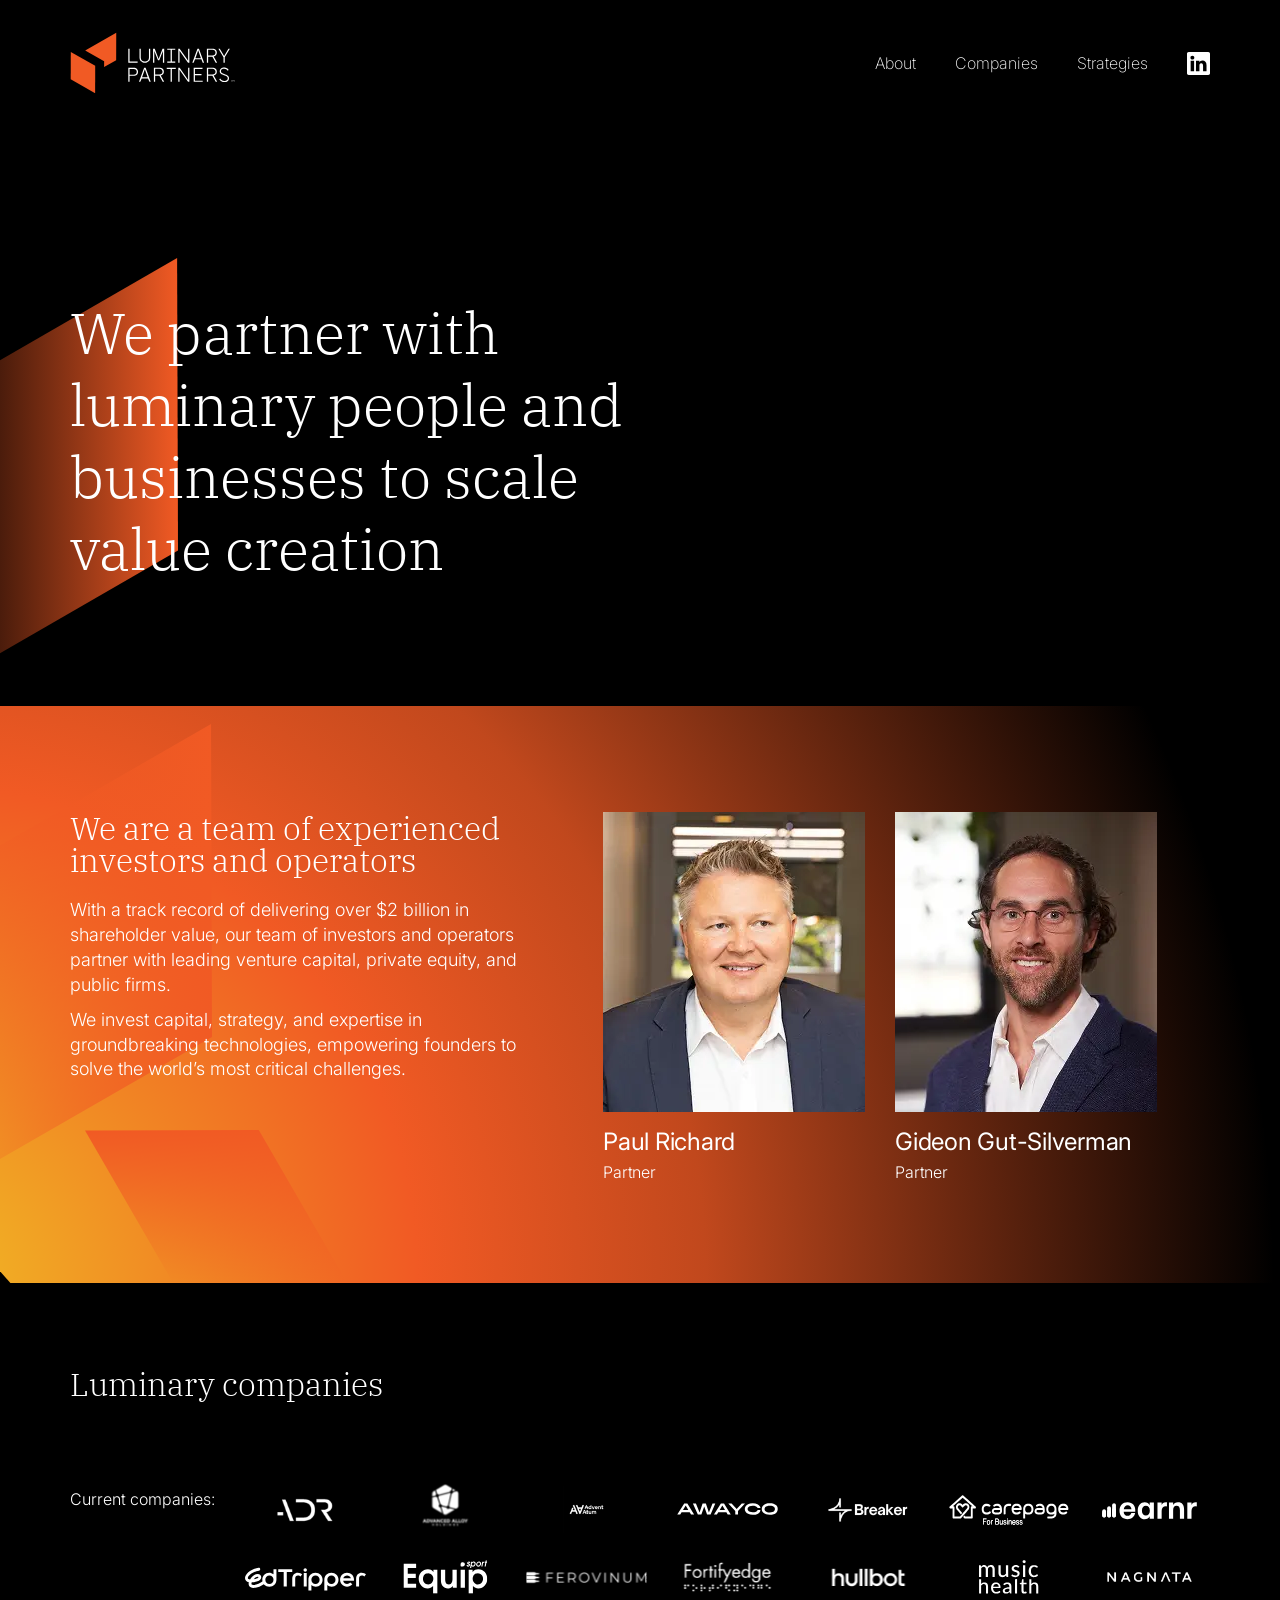
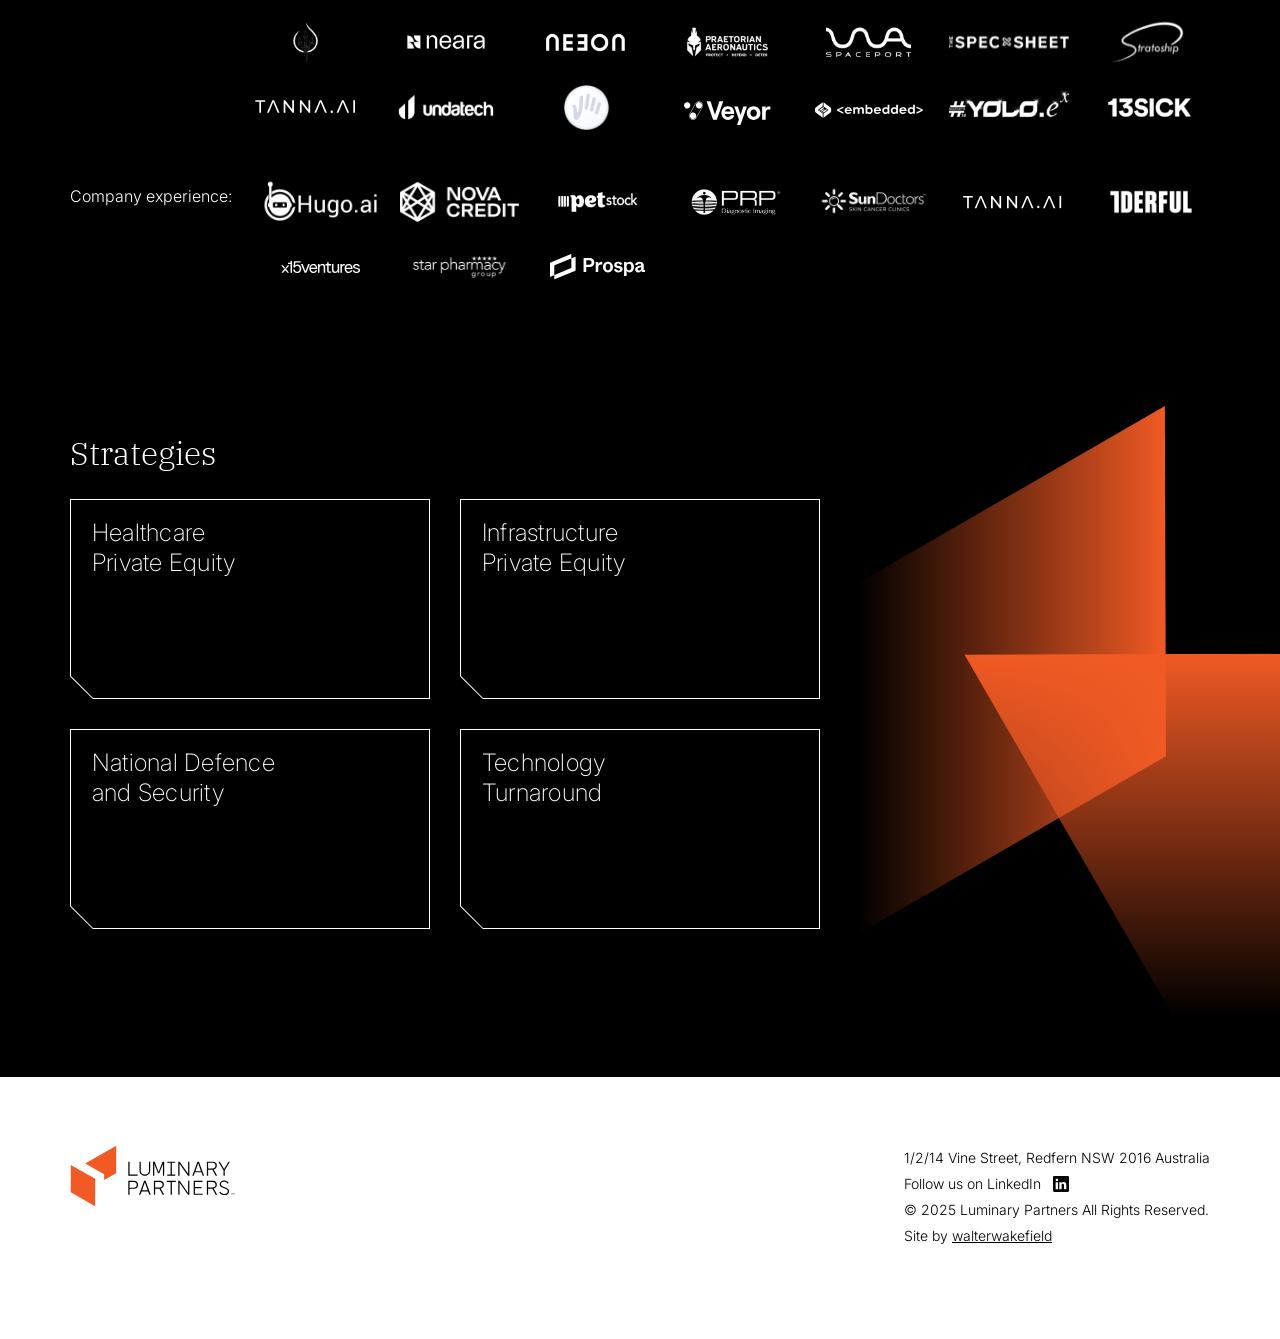
<file: index.html>
<!DOCTYPE html>
<html lang="en">

<head>
	<title>Luminary partners</title>
	<meta charset="UTF-8">
	<meta http-equiv="X-UA-Compatible" content="IE=edge">
	<meta name="format-detection" content="telephone=no">
	<link rel="stylesheet" href="css/style.min.css?_v=20250214202639">
	<link rel="shortcut icon" href="favicon.ico">
	<link rel="apple-touch-icon" hrefimg/icon.webp">
	<meta name="viewport" content="width=device-width, initial-scale=1.0">
</head>
<script type="text/javascript" src="https://www.bugherd.com/sidebarv2.js?apikey=iiu9bs27da3uvlgfj309qg&_v=20250214202639" async="true"></script>

<body>

	<div class="wrapper">
		<header class="header">
			<div class="header__container">
				<a href='/' class='header__logo'><img src='img/logo.svg' alt='logo'></a>
				<div class='header__menu menu'>
					<button type='button' class='menu__icon icon-menu'> <span></span></button>
					<nav class='menu__body'>
						<ul class='menu__list'>
							<li class='menu__item'><a data-goto=".parnter" href='#' class='menu__link'>About</a></li>
							<li class='menu__item'><a data-goto=".companies" href='#' class='menu__link'>Companies</a></li>
							<li class='menu__item'><a data-goto=".strategies" href='#' class='menu__link'>Strategies</a></li>
						</ul>
					</nav>
					<a href="#" target="_blank">
						<img src="img/linkedin.svg" alt="linkedin">
					</a>
				</div>
			</div>
		</header>
		<main class="page">
			<section class="page__video video">
				<div class="video__content" style="position:relative;">
					<iframe id="vimeo-video" src="https://player.vimeo.com/video/1056595271?h=1f89e5b75b&autoplay=1&loop=1&title=0&byline=0&portrait=0&background=1&muted=1" frameborder="0" allow="autoplay; muted; fullscreen; picture-in-picture; clipboard-write" style="position:absolute;top:0;left:0;width:100%;height:100%;" title="video">
					</iframe>
				</div>
				<!-- <script src="https://player.vimeo.com/api/player.js?_v=20250214202639"></script> -->
				<div class="video__container">
					<div class="video__box">
						<div class="video__decor">
							<svg viewBox="0 0 258 441" fill="none" xmlns="http://www.w3.org/2000/svg">
								<path d="M258 292.477L257.11 0L0 148.523L0.890442 441L258 292.477Z" fill="url(#paint0_linear_124_716)" />
								<defs>
									<linearGradient id="paint0_linear_124_716" x1="0" y1="220.5" x2="258" y2="220.5" gradientUnits="userSpaceOnUse">
										<stop stop-color="#F15A24" stop-opacity="0" />
										<stop offset="1" stop-color="#F15A24" />
									</linearGradient>
								</defs>
							</svg>
						</div>
						<h1 data-watch data-watch-threshold="0.5" data-watch-once>We partner with luminary people and
							businesses to scale value creation</h1>
					</div>
				</div>
			</section>
			<section class="page__parnter parnter">
				<div class="parnter__container">
					<div class="parnter__left">
						<h2>We are a team of experienced investors and operators</h2>
						<div class="parnter__text">
							<p>With a track record of delivering over $2 billion in shareholder value, our team of investors
								and operators partner with leading venture capital, private equity, and public firms.</p>
							<p>We invest capital, strategy, and expertise in groundbreaking technologies, empowering founders
								to solve the world’s most critical challenges.</p>
						</div>
					</div>
					<div class="parnter__right">
						<div class="parnter__item">
							<div data-popup="#popup-paul" class="parnter__img">
								<img src="img/partner/Paul Richard.webp" alt="Paul Richard">
							</div>
							<h3>Paul Richard</h3>
							<h4>Partner</h4>
						</div>
						<div class="parnter__item">
							<div data-popup="#popup-gideon" class="parnter__img">
								<img src="img/partner/Gideon Gut-Silverman.webp" alt="Gideon Gut-Silverman">
							</div>
							<h3>Gideon Gut-Silverman</h3>
							<h4>Partner</h4>
						</div>
					</div>
				</div>
			</section>
			<section class="page__companies companies">
				<div class="companies__container">
					<h2>Luminary companies </h2>
					<div class="companies__box">
						<h4>Current companies:</h4>
						<div class="companies__items">
							<a href="https://www.australiandroid.com.au/" target="_blank" class="companies__item">
								<img src="img/companies/01.svg" alt="australiandroid">
							</a>
							<a href="https://www.advancedalloyholdings.com/" target="_blank" class="companies__item">
								<img src="img/companies/02.svg" alt="advancedalloyholdings">
							</a>
							<a href="https://www.adventatum.com/" target="_blank" class="companies__item">
								<img src="img/companies/03.svg" alt="adventatum">
							</a>
							<a href="https://www.awayco.com/" target="_blank" class="companies__item">
								<img src="img/companies/04.svg" alt="awayco">
							</a>
							<a href="https://www.breakerindustries.com/" target="_blank" class="companies__item">
								<img src="img/companies/05.svg" alt="breakerindustries">
							</a>
							<a href="https://carepage.business/" target="_blank" class="companies__item">
								<img src="img/companies/06.svg" alt="carepage">
							</a>
							<a href="https://www.earnr.com.au/" target="_blank" class="companies__item">
								<img src="img/companies/07.svg" alt="earnr">
							</a>
							<a href="https://edtripper.com/" target="_blank" class="companies__item">
								<img src="img/companies/08.svg" alt="edtripper">
							</a>
							<a href="https://equip.sport/" target="_blank" class="companies__item">
								<img src="img/companies/09.svg" alt="equip">
							</a>
							<a href="https://www.ferovinum.com/" target="_blank" class="companies__item">
								<img src="img/companies/10.svg" alt="ferovinum">
							</a>
							<a href="https://www.fortifyedge.com/" target="_blank" class="companies__item">
								<img src="img/companies/11.svg" alt="fortifyedge">
							</a>
							<a href="https://www.hullbot.com/" target="_blank" class="companies__item">
								<img src="img/companies/12.svg" alt="hullbot">
							</a>
							<a href="https://www.musichealth.ai/en/" target="_blank" class="companies__item">
								<img src="img/companies/13.svg" alt="musichealth">
							</a>
							<a href="https://nagnata.com" target="_blank" class="companies__item">
								<img src="img/companies/14.svg" alt="nagnata">
							</a>
							<a href="https://www.nautictechnologies.com.au/" target="_blank" class="companies__item">
								<img src="img/companies/15.svg" alt="nautictechnologies">
							</a>
							<a href="https://neara.com/" target="_blank" class="companies__item">
								<img src="img/companies/16.svg" alt="neara">
							</a>
							<a href="https://www.linkedin.com/company/neeon/?originalSubdomain=au" target="_blank" class="companies__item">
								<img src="img/companies/17.svg" alt="neeon">
							</a>
							<a href="https://praetorian-aeronautics.com/" target="_blank" class="companies__item">
								<img src="img/companies/18.svg" alt="praetorian-aeronautics">
							</a>
							<a href="https://www.waspaceport.com.au/" target="_blank" class="companies__item">
								<img src="img/companies/19.svg" alt="waspaceport">
							</a>
							<a href="https://www.thespecsheet.com/" target="_blank" class="companies__item">
								<img src="img/companies/20.svg" alt="thespecsheet">
							</a>
							<a href="https://stratoship.au/" target="_blank" class="companies__item">
								<img src="img/companies/21.svg" alt="stratoship">
							</a>
							<a href="https://tanna.ai/" target="_blank" class="companies__item">
								<img src="img/companies/22.svg" alt="tanna">
							</a>
							<a href="https://www.undatech.com.au/" target="_blank" class="companies__item">
								<img src="img/companies/23.svg" alt="undatech">
							</a>
							<a href="https://hello.vello.ai/" target="_blank" class="companies__item">
								<img src="img/companies/24.svg" alt="hello">
							</a>
							<a href="https://www.veyordigital.com/" target="_blank" class="companies__item">
								<img src="img/companies/25.svg" alt="veyordigital">
							</a>
							<a href="https://embedded.ltd/" target="_blank" class="companies__item">
								<img src="img/companies/26.svg" alt="embedded">
							</a>
							<a href="https://www.yoloex.io/" target="_blank" class="companies__item">
								<img src="img/companies/27.svg" alt="yoloex">
							</a>
							<a href="https://13sick.com.au/" target="_blank" class="companies__item">
								<img src="img/companies/28.svg" alt="13sick">
							</a>
						</div>
					</div>
					<div class="companies__box">
						<h4>Company experience:</h4>
						<div class="companies__items">
							<a href="https://www.hugo.ai/" target="_blank" class="companies__item">
								<img src="img/companies/0-1.svg" alt="hugo">
							</a>
							<a href="https://www.novacredit.com/" target="_blank" class="companies__item">
								<img src="img/companies/0-2.svg" alt="novacredit">
							</a>
							<a href="https://www.petstock.com.au/" target="_blank" class="companies__item">
								<img src="img/companies/0-3.svg" alt="petstock">
							</a>
							<a href="https://www.prpimaging.com.au/patient/" target="_blank" class="companies__item">
								<img src="img/companies/0-4.svg" alt="prpimaging">
							</a>
							<a href="https://sundoctors.com.au/" target="_blank" class="companies__item">
								<img src="img/companies/0-5.svg" alt="sundoctors">
							</a>
							<a href="https://tanna.ai/" target="_blank" class="companies__item">
								<img src="img/companies/0-6.svg" alt="tanna">
							</a>
							<a href="https://www.linkedin.com/company/1derful/?originalSubdomain=au" target="_blank" class="companies__item">
								<img src="img/companies/0-7.svg" alt="originalSubdomain">
							</a>
							<a href="https://www.x15ventures.com.au/" target="_blank" class="companies__item">
								<img src="img/companies/0-8.svg" alt="x15ventures">
							</a>
							<a href="https://www.starpharmacy.com.au/" target="_blank" class="companies__item">
								<img src="img/companies/0-9.svg" alt="starpharmacy">
							</a>
							<a href="https://www.prospa.com/" target="_blank" class="companies__item">
								<img src="img/companies/0-10.svg" alt="prospa">
							</a>
						</div>
					</div>
				</div>
			</section>
			<section class="page__strategies strategies">
				<div class="strategies__container">
					<h2>Strategies</h2>
					<div class="strategies__items">
						<div class="strategies__item">
							<h3>Healthcare <br> Private Equity</h3>
						</div>
						<div class="strategies__item">
							<h3>Infrastructure <br> Private Equity</h3>
						</div>
						<div class="strategies__item">
							<h3>National Defence <br> and Security</h3>
						</div>
						<!-- <div class="strategies__item">
							<h3>Digital Twin</h3>
						</div> -->
						<div class="strategies__item">
							<h3>Technology <br> Turnaround</h3>
						</div>
					</div>
					<div class="strategies__decor decor-1">
						<svg viewBox="0 0 258 441" fill="none" xmlns="http://www.w3.org/2000/svg">
							<path d="M258 292.477L257.11 0L0 148.523L0.890442 441L258 292.477Z" fill="url(#paint0_linear_124_716)" />
							<defs>
								<linearGradient id="paint0_linear_124_716" x1="0" y1="220.5" x2="258" y2="220.5" gradientUnits="userSpaceOnUse">
									<stop stop-color="#F15A24" stop-opacity="0" />
									<stop offset="1" stop-color="#F15A24" />
								</linearGradient>
							</defs>
						</svg>
					</div>
					<div class="strategies__decor decor-2">
						<svg viewBox="0 0 258 441" fill="none" xmlns="http://www.w3.org/2000/svg">
							<path d="M258 292.477L257.11 0L0 148.523L0.890442 441L258 292.477Z" fill="url(#paint0_linear_124_716)" />
							<defs>
								<linearGradient id="paint0_linear_124_716" x1="0" y1="220.5" x2="258" y2="220.5" gradientUnits="userSpaceOnUse">
									<stop stop-color="#F15A24" stop-opacity="0" />
									<stop offset="1" stop-color="#F15A24" />
								</linearGradient>
							</defs>
						</svg>
					</div>
				</div>
			</section>
		</main>
		<footer class="footer">
			<div class="footer__container">
				<a href='/' class='header__logo'><img src='img/logo-dark.svg' alt='logo'></a>
				<div class="footer__info">
					<address>1/2/14 Vine Street, Redfern NSW 2016 Australia</address>
					<!-- <a href="mailto:info@luminarypartners.com" target="_blank">info@luminarypartners.com</a> -->
					<div class="footer__link">
						<p>Follow us on LinkedIn</p>
						<a href="#" target="_blank">
							<img src="img/linkedin-dark.svg" alt="linkedin">
						</a>
					</div>
					<div class="footer__copy">
						<p>© 2025 Luminary Partners All Rights Reserved.</p>
					</div>
					<div class="footer__autor">
						<span>Site by</span>
						<a href="#" target="_blank">walterwakefield</a>
					</div>
				</div>
			</div>
		</footer>
	</div>
	<div id="popup-gideon" aria-hidden="true" class="popup">
		<div class="popup__wrapper">
			<div class="popup__content">
				<button data-close type="button" class="popup__close">
					<svg width="23" height="23" viewBox="0 0 23 23" fill="none" xmlns="http://www.w3.org/2000/svg">
						<path opacity="1" d="M1.73333 1.48883L21.5469 21.0288" stroke="#F15A24" stroke-width="2" stroke-linecap="square" />
						<path opacity="1" d="M21.2667 1.48883L1.45309 21.0288" stroke="#F15A24" stroke-width="2" stroke-linecap="square" />
					</svg>
				</button>
				<div class="parnter__img">
					<img src="img/partner/Gideon Gut-Silverman.webp" alt="Gideon Gut-Silverman">
				</div>
				<div class="popup__box">
					<h3>Gideon Gut-Silverman</h3>
					<h4>Partner</h4>
					<p>Ex-McKinsey & Co, Google, Stanford MBA, with extensive product and technology advisory experience to
						start ups, scale ups and large listed companies.</p>
					<a href="#" target="_blank">
						<img src="img/linkedin.svg" alt="linkedin">
					</a>
				</div>
			</div>
		</div>
	</div>
	<div id="popup-paul" aria-hidden="true" class="popup">
		<div class="popup__wrapper">
			<div class="popup__content">
				<button data-close type="button" class="popup__close">
					<svg width="23" height="23" viewBox="0 0 23 23" fill="none" xmlns="http://www.w3.org/2000/svg">
						<path opacity="1" d="M1.73333 1.48883L21.5469 21.0288" stroke="#F15A24" stroke-width="2" stroke-linecap="square" />
						<path opacity="1" d="M21.2667 1.48883L1.45309 21.0288" stroke="#F15A24" stroke-width="2" stroke-linecap="square" />
					</svg>
				</button>
				<div class="parnter__img">
					<img src="img/partner/Paul Richard.webp" alt="Paul Richard">
				</div>
				<div class="popup__box">
					<h3>Paul Richard</h3>
					<h4>Partner</h4>
					<p>Professional engineer turned CEO and growth equity investor who has built several large businesses in
						healthcare industries including PRP Diagnostic Imaging, SkinDoctors and Skin Cancer Clinics. </p>
					<a href="#" target="_blank">
						<img src="img/linkedin.svg" alt="linkedin">
					</a>
				</div>
			</div>
		</div>
	</div>
	<script src="js/app.min.js?_v=20250214202639"></script>
</body>

</html>
</file>
<file: css/style.min.css>
@import url(https://fonts.googleapis.com/css?family=Inter:200,300,regular&display=swap);@import url(https://fonts.googleapis.com/css?family=IBM+Plex+Serif:300&display=swap);*{padding:0;margin:0;border:0}*,*::after,*::before{box-sizing:border-box}*::after,*::before{display:inline-block}body,html{height:100%;min-width:320px}body{color:#fff;line-height:1;font-family:Inter;font-size:1rem;-ms-text-size-adjust:100%;-moz-text-size-adjust:100%;-webkit-text-size-adjust:100%;-webkit-font-smoothing:antialiased;-moz-osx-font-smoothing:grayscale}button,input,textarea{font-family:Inter;font-size:inherit;line-height:inherit;color:inherit;background-color:rgba(0,0,0,0)}input,textarea{width:100%}label{display:inline-block}button,option,select{cursor:pointer}a{display:inline-block;color:inherit;text-decoration:none}ul li{list-style:none}img{vertical-align:top}h1,h2,h3,h4,h5,h6{font-weight:inherit;font-size:inherit}body{font-family:Inter;font-size:1rem;font-weight:300;background-color:#000}.lock body{overflow:hidden;touch-action:none;-ms-scroll-chaining:none;overscroll-behavior:none}.wrapper{min-height:100%;display:flex;flex-direction:column;overflow:hidden}@supports (overflow:clip){.wrapper{overflow:clip}}.wrapper>main{flex:1 1 auto}.wrapper>*{min-width:0}[class*=__container]{max-width:73.125rem;margin:0 auto;padding:0 .9375rem}[class*="--gc"]{display:grid;min-width:0;grid-template-columns:.9375rem 1fr minmax(auto,71.25rem) 1fr .9375rem}[class*="--gc"]>*{min-width:0;grid-column:3/4}.menu>a{position:relative;z-index:6}.menu__list{display:flex;align-items:center;-webkit-column-gap:2.4375rem;-moz-column-gap:2.4375rem;column-gap:2.4375rem;font-weight:200;font-size:1rem;line-height:125%;text-align:center;color:#fff}.menu__link{position:relative}.menu__link::before{content:"";position:absolute;left:0;bottom:-.3125rem;width:0;height:1px;background:#fff;transition:all .3s ease 0s}.icon-menu{display:none}body::after{content:"";background-color:rgba(0,0,0,.5);position:fixed;width:100%;height:100%;top:0;left:0;opacity:0;transition:opacity .8s ease 0s;pointer-events:none;z-index:149}.popup-show body::after{opacity:1}.popup{position:fixed;top:0;left:0;bottom:0;right:0;padding:24px;transition:visibility .8s ease 0s;visibility:hidden;pointer-events:none}.popup_show{z-index:150;visibility:visible;overflow:auto;pointer-events:auto}.popup_show .popup__content{visibility:visible;-webkit-transform:scale(1);transform:scale(1)}.popup__wrapper{flex-direction:column;min-height:100%;flex:1 1 auto;width:100%;display:flex;justify-content:center;align-items:center}.popup__content{visibility:hidden;display:flex;align-items:flex-end;justify-content:center;gap:1.875rem;-webkit-transform:scale(0);transform:scale(0);transition:-webkit-transform .3s ease 0s;transition:transform .3s ease 0s;transition:transform .3s ease 0s,-webkit-transform .3s ease 0s;background:linear-gradient(48deg,#f1ba24 0,#f15a24 18.26%,#1e1e1e 94.58%);clip-path:polygon(100% 0,100% 100%,9% 100%,0 85%,0 0);padding:76px 20px;width:100%;max-width:777px}.lock .popup__content{visibility:visible}.popup__content .parnter__img{margin:0}.popup__box{max-width:19.875rem}.popup__box h3{font-weight:400;line-height:100%;letter-spacing:-.01em;color:#f15a24;margin-bottom:.625rem}.popup__box h4{font-weight:300;font-size:1rem;line-height:100%;letter-spacing:-.01em}.popup__box p{font-weight:300;line-height:139%}.popup__close{position:absolute;right:1.5rem;top:1.5rem}.ibg{width:100%;height:100%;-o-object-fit:cover;object-fit:cover}.ibg--top{-o-object-position:top;object-position:top}.ibg--bottom{-o-object-position:bottom;object-position:bottom}.ibg--left{-o-object-position:left;object-position:left}.ibg--right{-o-object-position:right;object-position:right}.ibg--contain{-o-object-fit:contain;object-fit:contain}@-webkit-keyframes top{0%{-webkit-transform:translateY(20px);transform:translateY(20px);opacity:0}100%{-webkit-transform:translateY(0);transform:translateY(0);opacity:1}}@keyframes top{0%{-webkit-transform:translateY(20px);transform:translateY(20px);opacity:0}100%{-webkit-transform:translateY(0);transform:translateY(0);opacity:1}}.header{z-index:20}.header__container{display:flex;align-items:center;justify-content:space-between;gap:1.25rem}.header__logo{width:10.3125rem;height:3.875rem;position:relative;z-index:6}.header__logo>img,.header__logo>picture{width:100%;height:100%;-o-object-fit:cover;object-fit:cover}.header__logo picture img,.header__logo picture source{width:100%;height:100%;-o-object-fit:cover;object-fit:cover}.header__menu{display:flex;align-items:center;-webkit-column-gap:2.4375rem;-moz-column-gap:2.4375rem;column-gap:2.4375rem}.footer{background-color:#fff;color:#000;font-weight:300;font-size:.875rem;line-height:186%}.footer__container{display:flex;gap:1.25rem;justify-content:space-between}.footer__info address{font-style:normal}.footer__info a{text-decoration:underline;transition:all .3s ease 0s}.footer__link{display:flex;align-items:center;gap:.75rem}.footer__link>img,.footer__link>picture{width:.75rem;aspect-ratio:1/1}.footer__link picture img,.footer__link picture source{width:.75rem;aspect-ratio:1/1}.footer__link a{display:flex;align-items:center;justify-content:center}.video{width:100%;height:100%;max-height:100%;position:relative;margin-top:-8.75rem}.video__container{width:100%;height:100%;padding-top:0}.video__box{width:100%;height:100%;position:relative}.video__decor{position:absolute;left:-9.375rem;bottom:3.75rem;width:16.125rem;height:27.5625rem;z-index:6}.video h1{font-family:"IBM Plex Serif";position:absolute;left:0;bottom:7.625rem;display:block;width:100%;max-width:35.875rem;font-weight:300;line-height:124%;text-align:left;color:#fff;z-index:6}.video h1.animation{-webkit-animation:top .2s .8s linear both;animation:top .2s .8s linear both}.video__content{padding:56.25% 0 0 0;position:relative}.video__content iframe{width:100%;height:100%;-o-object-fit:cover;object-fit:cover;min-width:100%}.video__content::before{content:"";position:absolute;left:0;top:0;width:100%;height:100%;z-index:5;background:linear-gradient(233deg,rgba(0,0,0,0) 39.17%,rgba(0,0,0,.6) 100%),linear-gradient(180deg,rgba(0,0,0,.3) 0,rgba(0,0,0,0) 21.21%)}.parnter{background:center/cover url(../img/partner/bg.svg) no-repeat}.parnter__container{display:flex;align-items:flex-start;justify-content:space-between;gap:1.875rem}.parnter__container h2{font-family:"IBM Plex Serif";font-weight:300;text-align:left;margin-bottom:1.375rem}.parnter__container h3{font-weight:400;line-height:100%;letter-spacing:-.01em;margin-bottom:.625rem;width:100%;font-size:1.5rem}.parnter__container h4{font-size:1rem;line-height:100%;letter-spacing:-.01em;width:100%}.parnter__left{width:100%;max-width:28.125rem}.parnter__text{font-weight:300;font-size:1.125rem;line-height:138.888889%;text-align:left}.parnter__text :not(:last-child){margin-bottom:.625rem}.parnter__right{width:100%;display:flex;justify-content:center;gap:1.875rem}.parnter__item{display:flex;flex-direction:column;align-items:center;text-align:left}.parnter__img{width:100%;max-width:16.375rem;min-width:16.375rem;aspect-ratio:262/300;margin-bottom:1.125rem}.parnter__img>img,.parnter__img>picture{width:100%;height:100%;-o-object-fit:cover;object-fit:cover}.parnter__img picture img,.parnter__img picture source{width:100%;height:100%;-o-object-fit:cover;object-fit:cover}.companies__container h2{font-family:"IBM Plex Serif";font-weight:300;text-align:left}.companies__container :not(:last-child).companies__box{margin-bottom:3.125rem}.companies__box{display:flex;align-items:flex-start;gap:1.875rem}.companies__box h4{white-space:nowrap;padding-top:.5rem}.companies__items{width:100%;display:grid;gap:1.25rem;grid-template-columns:repeat(auto-fit,minmax(118px,1fr))}.companies__item>img,.companies__item>picture{width:100%;height:100%;-o-object-fit:contain;object-fit:contain}.companies__item picture img,.companies__item picture source{width:100%;height:100%;-o-object-fit:contain;object-fit:contain}.strategies__container{position:relative}.strategies__container h2{font-family:"IBM Plex Serif";font-weight:300;text-align:left;margin-bottom:1.875rem}.strategies__decor{pointer-events:none}.strategies__decor svg{width:100%;height:100%;-o-object-fit:cover;object-fit:cover}.strategies__items{display:grid;gap:1.875rem;grid-template-columns:repeat(auto-fit,minmax(300px,1fr));width:100%;max-width:46.875rem}.strategies__item{padding:1.125rem 1.3125rem;min-height:12.5rem;position:relative;background:#000;border:.5px solid #fff;transition:all .3s ease 0s}.strategies__item::before{content:"";position:absolute;left:-.75rem;bottom:-.875rem;width:1.6875rem;height:1.9375rem;-webkit-transform:rotate(135deg);transform:rotate(135deg);background:#000;border-left:1px solid #fff;z-index:2}.strategies__item::after{content:"";position:absolute;width:100%;height:100%;inset:0;background:#000;background:radial-gradient(188.38% 141.42% at 0 100%,#f1ba24 0,#f15a24 36.7502093315%,#000 100%);pointer-events:none;transition:all .6s ease 0s;opacity:0}.strategies__item h3{position:relative;z-index:2;font-weight:200;line-height:125%;letter-spacing:.01em;font-size:1.5rem}.decor-1{position:absolute;right:5%;bottom:20%;width:19.4375rem;height:33rem}.decor-2{-webkit-transform:rotate(270deg);transform:rotate(270deg);position:absolute;bottom:-10%;right:-20%}.sorry__container{position:relative}.sorry__container h1{position:relative;font-weight:300;line-height:124%;font-family:"IBM Plex Serif";margin-bottom:2.5rem}.sorry__container h1 span{color:#f15a24}.sorry__container a{display:flex;align-items:center;justify-content:center;gap:1.125rem;font-size:1.5rem;line-height:104%;width:18.375rem;height:4.375rem;clip-path:polygon(100% 0,100% 100%,7% 100%,0 75%,0 0);position:relative;background:#fff}.sorry__container a::before{content:"";position:absolute;width:100%;height:100%;inset:0;background:rgba(0,0,0,0);background:#000;clip-path:polygon(99% 1%,99% 99%,8% 99%,1% 74%,1% 1%);pointer-events:none;z-index:-1}.sorry__decor{position:absolute;right:0;pointer-events:none}.sorry__decor svg{width:100%;height:100%;-o-object-fit:cover;object-fit:cover}.sorry-decor-1{width:23.1875rem;height:39.5rem;right:22%;top:0}.sorry-decor-2{height:26.375rem;width:15.375rem;-webkit-transform:rotate(270deg);transform:rotate(270deg);bottom:-8%;right:0}@media (min-width:73.125em){.popup__box h3{font-size:1.5rem}.popup__box h4{margin-bottom:1.875rem}.popup__box p{margin-bottom:3.125rem}.popup__box p{font-size:1.125rem}.footer{padding-top:4.25rem}.footer{padding-bottom:5.625rem}.video h1{font-size:3.625rem}.parnter{padding-top:6.625rem}.parnter{padding-bottom:6.4375rem}.parnter__container h2{font-size:2rem}.companies{padding-top:5.3125rem}.companies{padding-bottom:4.625rem}.companies__container h2{font-size:2rem}.companies__container h2{margin-bottom:5.1875rem}.strategies__container{padding-top:4.625rem}.strategies__container{padding-bottom:9.25rem}.strategies__container h2{font-size:2rem}.decor-1{height:33rem}.decor-1{width:19.4375rem}.decor-2{height:39rem}.decor-2{width:22.8125rem}.sorry__container{padding-top:14.25rem}.sorry__container{padding-bottom:15.375rem}.sorry__container h1{font-size:3.625rem}}@media (min-width:90em){.header{padding-top:2.3125rem}.header{padding-bottom:2.3125rem}.video__decor{bottom:3.75rem}}@media (max-width:20em){.popup__box h3{font-size:1.25rem}.popup__box h4{margin-bottom:.9375rem}.popup__box p{margin-bottom:.9375rem}.popup__box p{font-size:.875rem}.footer{padding-top:2.5rem}.footer{padding-bottom:2.5rem}.video h1{font-size:2.25rem}.parnter{padding-top:2.5rem}.parnter{padding-bottom:2.5rem}.parnter__container h2{font-size:1.875rem}.companies{padding-top:2.5rem}.companies{padding-bottom:2.5rem}.companies__container h2{font-size:1.875rem}.companies__container h2{margin-bottom:2.1875rem}.strategies__container{padding-top:2.5rem}.strategies__container{padding-bottom:2.5rem}.strategies__container h2{font-size:1.875rem}.decor-1{height:19rem}.decor-1{width:12.1875rem}.decor-2{height:22.625rem}.decor-2{width:14rem}.sorry__container{padding-top:2.5rem}.sorry__container{padding-bottom:2.5rem}.sorry__container h1{font-size:2.5rem}}@media (max-width:61.99875em){.video h1{bottom:1.25rem}.parnter__container{flex-direction:column}.parnter__left{max-width:100%}.strategies__items{justify-self:center}.decor-1{position:inherit}.decor-2{bottom:-5%;right:10%}}@media (max-width:47.99875em){.menu__body{position:fixed;width:100%;height:100%;left:100%;top:0;overflow:auto;padding:9.375rem .9375rem .9375rem 1.875rem;transition:left .3s;background-color:#000}.menu-open .menu__body{left:0}.menu-open .menu__body::before{left:0}.menu__list{flex-direction:column;row-gap:2.5rem;font-size:1.25rem}.icon-menu{display:block;position:relative;width:1.125rem;height:.75rem;z-index:5}.icon-menu span,.icon-menu::after,.icon-menu::before{content:"";transition:all .3s ease 0s;right:0;position:absolute;width:100%;height:.125rem;background-color:#fff}.icon-menu::before{top:0}.icon-menu::after{bottom:0}.icon-menu span{top:calc(50% - .0625rem)}.menu-open .icon-menu span{width:0}.menu-open .icon-menu::before{top:calc(50% - .0625rem);-webkit-transform:rotate(-45deg);transform:rotate(-45deg)}.menu-open .icon-menu::after{bottom:calc(50% - .0625rem);-webkit-transform:rotate(45deg);transform:rotate(45deg)}.popup{padding:0}.popup__content .parnter__img{min-width:9.375rem}.popup__content{align-items:center;flex-direction:column;clip-path:polygon(100% 0,100% 100%,100% 100%,0 100%,0 0);max-width:100%;height:100%;height:100lvh;height:100vh}.popup__box h3{color:#fff}.header__menu{flex-direction:row-reverse;-webkit-column-gap:1.6875rem;-moz-column-gap:1.6875rem;column-gap:1.6875rem}.header{padding-top:1.0625rem;padding-bottom:1.0625rem}.video__decor{bottom:inherit;top:-15%;height:100%;left:-25%;aspect-ratio:143/243}.video__decor svg{width:100%;height:100%;-o-object-fit:cover;object-fit:cover}.video h1{position:inherit;bottom:0;padding-top:1.25rem}.video__content::before{width:150%;height:150%}.video__content iframe{left:-37%!important;width:150%!important;height:150%!important}.video{margin-top:0}.parnter__right{gap:1.875rem;flex-direction:column}.parnter__item{width:100%;max-width:21.875rem;align-self:center}.parnter__img{min-width:100%;max-width:21.875rem;aspect-ratio:350/400}.companies__container h2{width:100%;max-width:9.375rem}.companies__box{flex-direction:column}}@media (max-width:47.99875em)and (any-hover:none){.icon-menu{cursor:default}}@media (max-width:37.5em){.video__content::before{width:170%;height:170%}.video__content iframe{left:-42%!important;width:170%!important;height:170%!important}}@media (max-width:34.375em){.footer__container{flex-direction:column;align-items:center;text-align:center}.footer__link{justify-content:center}}@media (max-width:31.25em){.video__content::before{width:200%;height:200%}.video__content iframe{left:-50%!important;width:200%!important;height:200%!important}}@media (max-width:28.125em){.strategies__item{min-height:12.125rem}}@media (max-width:26.875em){.companies__item{aspect-ratio:165/44;max-width:10.3125rem}}@media (max-width:23.125em){.video__content::before{width:230%;height:230%}.video__content iframe{left:-58%!important;width:230%!important;height:230%!important}}@media (min-width:20em)and (max-width:73.125em){.popup__box h3{font-size:clamp(1.25rem ,1.1558823529rem + .4705882353vw ,1.5rem)}.popup__box h4{margin-bottom:clamp(.9375rem ,.5845588235rem + 1.7647058824vw ,1.875rem)}.popup__box p{margin-bottom:clamp(.9375rem ,.1139705882rem + 4.1176470588vw ,3.125rem)}.popup__box p{font-size:clamp(.875rem ,.7808823529rem + .4705882353vw ,1.125rem)}.footer{padding-top:clamp(2.5rem ,1.8411764706rem + 3.2941176471vw ,4.25rem)}.footer{padding-bottom:clamp(2.5rem ,1.3235294118rem + 5.8823529412vw ,5.625rem)}.video h1{font-size:clamp(2.25rem ,1.7323529412rem + 2.5882352941vw ,3.625rem)}.parnter{padding-top:clamp(2.5rem ,.9470588235rem + 7.7647058824vw ,6.625rem)}.parnter{padding-bottom:clamp(2.5rem ,1.0176470588rem + 7.4117647059vw ,6.4375rem)}.parnter__container h2{font-size:clamp(1.875rem ,1.8279411765rem + .2352941176vw ,2rem)}.companies{padding-top:clamp(2.5rem ,1.4411764706rem + 5.2941176471vw ,5.3125rem)}.companies{padding-bottom:clamp(2.5rem ,1.7rem + 4vw ,4.625rem)}.companies__container h2{font-size:clamp(1.875rem ,1.8279411765rem + .2352941176vw ,2rem)}.companies__container h2{margin-bottom:clamp(2.1875rem ,1.0580882353rem + 5.6470588235vw ,5.1875rem)}.strategies__container{padding-top:clamp(2.5rem ,1.7rem + 4vw ,4.625rem)}.strategies__container{padding-bottom:clamp(2.5rem ,-.0411764706rem + 12.7058823529vw ,9.25rem)}.strategies__container h2{font-size:clamp(1.875rem ,1.8279411765rem + .2352941176vw ,2rem)}.decor-1{height:clamp(19rem ,13.7294117647rem + 26.3529411765vw ,33rem)}.decor-1{width:clamp(12.1875rem ,9.4580882353rem + 13.6470588235vw ,19.4375rem)}.decor-2{height:clamp(22.625rem ,16.4602941176rem + 30.8235294118vw ,39rem)}.decor-2{width:clamp(14rem ,10.6823529412rem + 16.5882352941vw ,22.8125rem)}.sorry__container{padding-top:clamp(2.5rem ,-1.9235294118rem + 22.1176470588vw ,14.25rem)}.sorry__container{padding-bottom:clamp(2.5rem ,-2.3470588235rem + 24.2352941176vw ,15.375rem)}.sorry__container h1{font-size:clamp(2.5rem ,2.0764705882rem + 2.1176470588vw ,3.625rem)}}@media (min-width:48em)and (max-width:90em){.header{padding-top:clamp(1.0625rem ,-.3660714286rem + 2.9761904762vw ,2.3125rem)}.header{padding-bottom:clamp(1.0625rem ,-.3660714286rem + 2.9761904762vw ,2.3125rem)}.video__decor{bottom:clamp(-10rem ,-25.7142857143rem + 32.7380952381vw ,3.75rem)}}@media (any-hover:hover){.menu__list:hover{cursor:pointer;transition:all .3s ease 0s}.menu__link:hover::before{width:100%;transition:all .3s ease 0s}.popup__content .parnter__img:hover{pointer-events:none}.footer__info a:hover{text-decoration:none;transition:all .3s ease 0s}.parnter__img:hover{cursor:pointer}.strategies__item:hover{cursor:pointer;transition:all .8s ease 0s;border:.5px solid transparent}.strategies__item:hover::before{transition:all .8s ease 0s;border-left:1px solid transparent}.strategies__item:hover::after{transition:all .6s ease 0s;opacity:1}.sorry__container a:hover{cursor:pointer;background:radial-gradient(188.38% 141.42% at 0 100%,#f1ba24 0,#f15a24 36.7502093315%,#000 100%)}.sorry__container a:hover::before{background:radial-gradient(188.38% 141.42% at 0 100%,#f1ba24 0,#f15a24 36.7502093315%,#000 100%)}}
</file>
